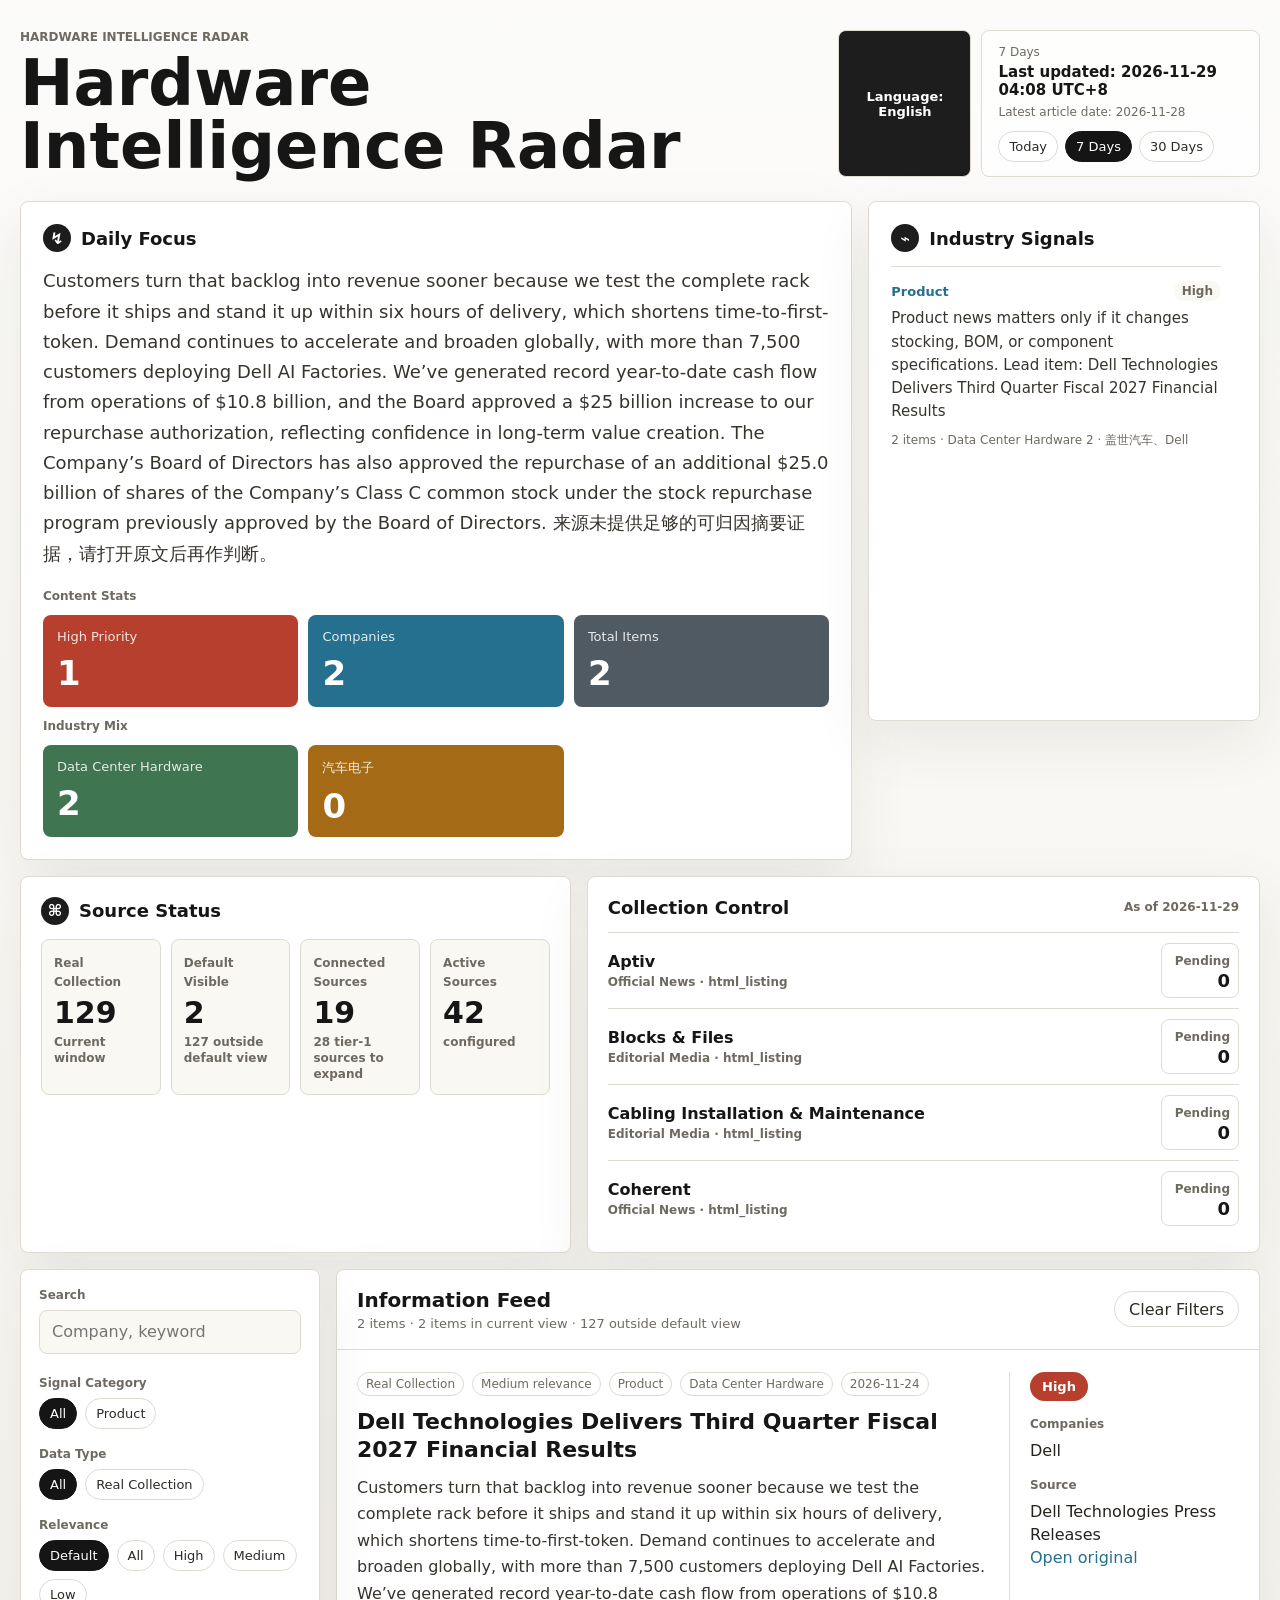
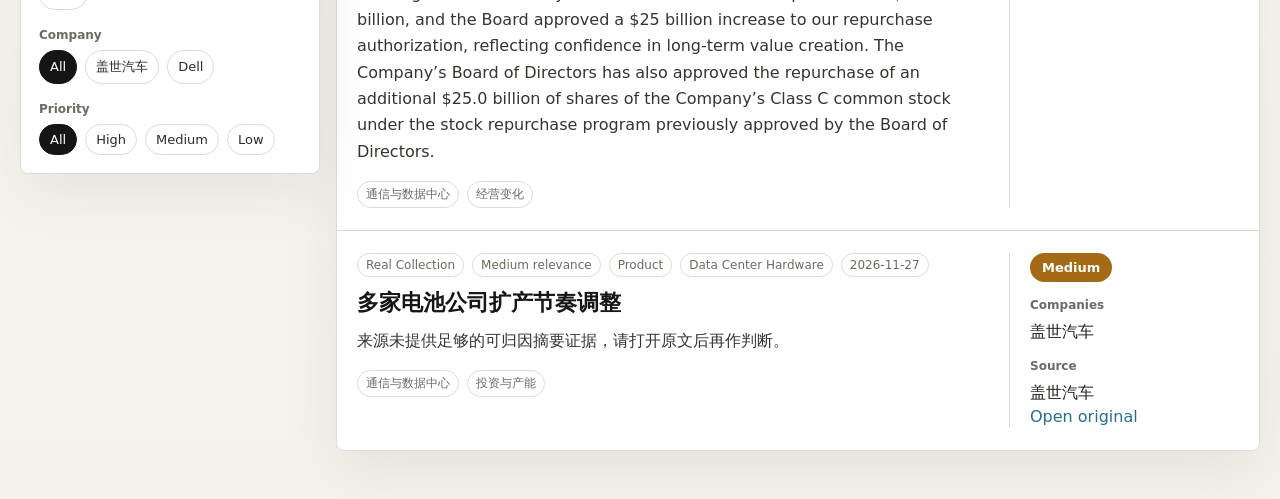
<file: index.html>
<!doctype html>
<html lang="en">
  <head>
    <meta charset="UTF-8" />
    <meta name="viewport" content="width=device-width, initial-scale=1.0" />
    <title>Hardware Intelligence Radar</title>
    <link rel="stylesheet" href="./styles.css?v=20261129-1049" />
  </head>
  <body>
    <main class="shell">
      <header class="topbar">
        <div>
          <p class="eyebrow" data-i18n="eyebrow">Hardware Intelligence Radar</p>
          <h1 data-i18n="title">Hardware Intelligence Radar</h1>
        </div>
        <div class="topbar-actions">
          <button id="language-toggle" class="language-toggle" type="button" aria-label="Switch language">
            <span data-i18n="languageButton">中文</span>
          </button>
          <div class="date-card">
            <span id="date-label">Today</span>
            <strong id="date-value">2026.06.15</strong>
            <div id="range-filters" class="range-list"></div>
          </div>
        </div>
      </header>

      <section class="overview" aria-label="Daily summary">
        <div class="summary-panel">
          <div class="section-heading">
            <span class="icon">↯</span>
            <h2 data-i18n="dailyFocus">Daily Focus</h2>
          </div>
          <p id="daily-summary"></p>
          <div class="summary-grid" id="summary-grid"></div>
        </div>
        <aside class="signal-panel">
          <div class="section-heading">
            <span class="icon">⌁</span>
            <h2 data-i18n="industrySignals">Industry Signals</h2>
          </div>
          <div id="signals"></div>
        </aside>
      </section>

      <section class="source-status" aria-label="Source status">
        <div class="status-panel">
          <div class="section-heading">
            <span class="icon">⌘</span>
            <h2 data-i18n="sourceStatus">Source Status</h2>
          </div>
          <div id="source-metrics" class="status-metrics"></div>
        </div>
        <div class="status-panel">
          <div class="status-head">
            <h2 data-i18n="collectionControl">Collection Control</h2>
            <span id="last-generated"></span>
          </div>
          <div id="source-list" class="source-list"></div>
        </div>
      </section>

      <section class="workspace" aria-label="Information feed">
        <aside class="filters">
          <label class="search">
            <span data-i18n="search">Search</span>
            <input id="search-input" type="search" placeholder="Company, keyword" />
          </label>

          <div class="filter-group">
            <p data-i18n="signalCategory">Signal Category</p>
            <div id="signal-category-filters" class="chip-list"></div>
          </div>

          <div class="filter-group">
            <p data-i18n="dataType">Data Type</p>
            <div id="data-type-filters" class="chip-list"></div>
          </div>

          <div class="filter-group">
            <p data-i18n="relevance">Relevance</p>
            <div id="relevance-filters" class="chip-list"></div>
          </div>

          <div class="filter-group">
            <p data-i18n="company">Company</p>
            <div id="company-filters" class="chip-list"></div>
          </div>

          <div class="filter-group">
            <p data-i18n="importance">Priority</p>
            <div id="importance-filters" class="chip-list"></div>
          </div>
        </aside>

        <section class="feed">
          <div class="feed-toolbar">
            <div>
              <h2 data-i18n="feed">Information Feed</h2>
              <p id="result-count"></p>
            </div>
            <button id="reset-button" type="button" data-i18n="reset">Clear Filters</button>
          </div>
          <div id="article-list" class="article-list"></div>
        </section>
      </section>
    </main>

    <script src="./taxonomy.js?v=20261129-1049"></script>
    <script src="./sources.js?v=20261129-1049"></script>
    <script src="./articles.js?v=20261129-1049"></script>
    <script src="./real-data.js?v=20261129-1049"></script>
    <script src="./data.js?v=20261129-1049"></script>
    <script src="./app.js?v=20261129-1049"></script>
  </body>
</html>
</file>
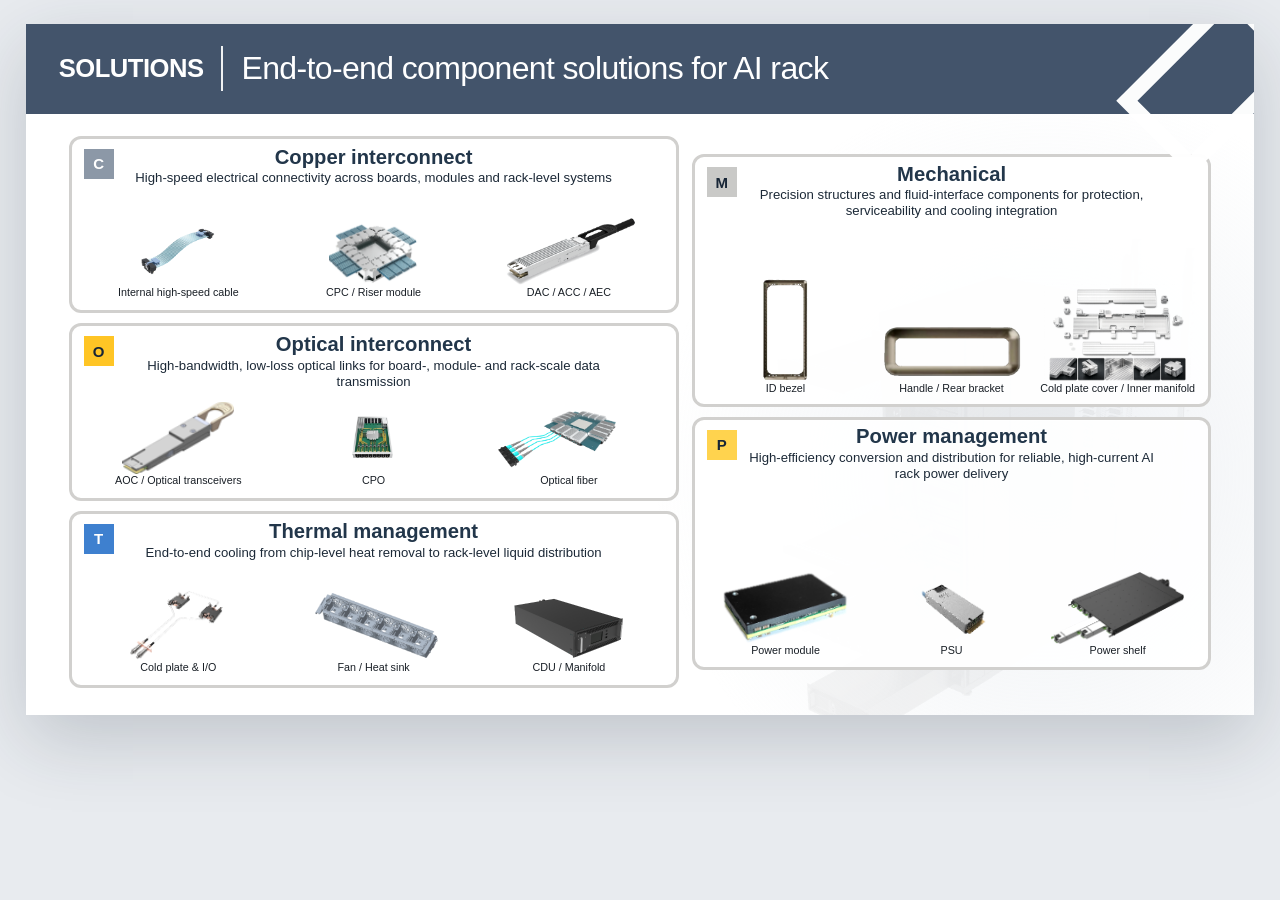
<file: outputs/datacom-product-categories.html>
<!doctype html>
<html lang="zh-CN">
<head>
  <meta charset="utf-8">
  <meta name="viewport" content="width=device-width, initial-scale=1">
  <title>Datacom 产品分类</title>
  <style>
    :root {
      --navy: #43546b;
      --ink: #22364a;
      --muted: #2e4257;
      --border: #d1d0ce;
      --paper: #ffffff;
      --canvas: #f7f8fa;
      --copper: #8c98a7;
      --optical: #ffc525;
      --thermal: #3e80cf;
      --mechanical: #c9c9c7;
      --power: #ffd34e;
    }

    * {
      box-sizing: border-box;
    }

    html,
    body {
      margin: 0;
      min-height: 100%;
      background: #e8ebef;
      color: var(--ink);
      font-family: Arial, "Microsoft YaHei", sans-serif;
    }

    body {
      display: grid;
      place-items: center;
      padding: 24px;
    }

    .slide {
      position: relative;
      width: min(96vw, 1600px);
      aspect-ratio: 16 / 9;
      overflow: hidden;
      background:
        radial-gradient(circle at 83% 65%, rgba(213, 220, 228, 0.42), transparent 35%),
        var(--paper);
      box-shadow: 0 24px 70px rgba(31, 44, 59, 0.2);
    }

    .titlebar {
      position: relative;
      z-index: 3;
      height: 13%;
      display: flex;
      align-items: center;
      gap: 18px;
      padding: 0 2.7%;
      color: #fff;
      background: var(--navy);
    }

    .titlebar::after {
      content: "";
      position: absolute;
      right: -10px;
      top: -24px;
      width: 76px;
      height: 132px;
      border: 15px solid #fff;
      transform: rotate(45deg);
      opacity: 0.98;
    }

    .section {
      flex: 0 0 auto;
      font-size: clamp(19px, 2vw, 34px);
      font-weight: 700;
      letter-spacing: -0.02em;
    }

    .divider {
      width: 2px;
      height: 50%;
      background: rgba(255, 255, 255, 0.92);
    }

    h1 {
      margin: 0;
      font-size: clamp(22px, 2.5vw, 42px);
      font-weight: 400;
      letter-spacing: -0.02em;
    }

    .content {
      position: relative;
      z-index: 2;
      height: 87%;
      display: grid;
      grid-template-columns: 1.08fr 0.92fr;
      gap: 1.15%;
      padding: 1.8% 3.5% 2.2%;
    }

    .column {
      display: grid;
      min-width: 0;
      gap: 1.8%;
    }

    .column-left {
      grid-template-rows: repeat(3, minmax(0, 1fr));
    }

    .column-right {
      grid-template-rows: repeat(2, minmax(0, 1fr));
      padding-block: 3.5%;
    }

    .rack-watermark {
      position: absolute;
      right: 2.6%;
      bottom: -7%;
      width: 39%;
      height: 82%;
      object-fit: contain;
      opacity: 0.055;
      filter: grayscale(1);
      pointer-events: none;
    }

    .card {
      --accent: var(--copper);
      position: relative;
      display: grid;
      grid-template-rows: auto auto 1fr;
      min-height: 0;
      padding: 1.25% 2.2% 1.4%;
      overflow: hidden;
      background: rgba(255, 255, 255, 0.94);
      border: 3px solid var(--border);
      border-radius: 12px;
      box-shadow: 0 1px 0 rgba(255, 255, 255, 0.75) inset;
    }

    .card::before {
      content: attr(data-code);
      position: absolute;
      top: 10px;
      left: 12px;
      display: grid;
      place-items: center;
      width: 30px;
      aspect-ratio: 1;
      color: #fff;
      background: var(--accent);
      font-size: 15px;
      font-weight: 700;
    }

    .card[data-code="O"],
    .card[data-code="M"],
    .card[data-code="P"] {
      --code-color: #172536;
    }

    .card[data-code="O"]::before,
    .card[data-code="M"]::before,
    .card[data-code="P"]::before {
      color: var(--code-color);
    }

    .copper { --accent: var(--copper); }
    .optical { --accent: var(--optical); }
    .thermal { --accent: var(--thermal); }
    .mechanical { --accent: var(--mechanical); }
    .power { --accent: var(--power); }

    .category {
      margin: 0;
      text-align: center;
      color: var(--ink);
      font-size: clamp(17px, 1.58vw, 27px);
      font-weight: 700;
      line-height: 1.05;
    }

    .intro {
      max-width: 84%;
      margin: 0.45% auto 1%;
      text-align: center;
      color: #1c2937;
      font-size: clamp(11px, 1.03vw, 17px);
      line-height: 1.22;
    }

    .products {
      display: grid;
      grid-template-columns: repeat(3, minmax(0, 1fr));
      align-items: end;
      min-height: 0;
      gap: 1.5%;
      padding-top: 0.8%;
    }

    .product {
      display: grid;
      grid-template-rows: minmax(0, 1fr) auto;
      align-items: end;
      min-width: 0;
      height: 100%;
    }

    .product-image {
      display: grid;
      place-items: center;
      min-height: 0;
      padding: 1px 6px;
    }

    .product img {
      width: 100%;
      height: 100%;
      max-height: 72px;
      object-fit: contain;
      filter: saturate(0.8) contrast(1.02);
    }

    .mechanical .product img {
      max-height: 104px;
    }

    .product-name {
      min-height: 1.35em;
      text-align: center;
      color: #191f26;
      font-size: clamp(9px, 0.84vw, 14px);
      line-height: 1.08;
    }

    @media (max-aspect-ratio: 4/3), (max-width: 760px) {
      body {
        display: block;
        padding: 0;
        background: #fff;
      }

      .slide {
        width: 100%;
        min-height: 100vh;
        aspect-ratio: auto;
        overflow: visible;
        box-shadow: none;
      }

      .titlebar {
        min-height: 92px;
        height: auto;
        flex-wrap: wrap;
        gap: 10px;
        padding: 22px;
      }

      .titlebar::after {
        display: none;
      }

      .content {
        height: auto;
        grid-template-columns: 1fr;
        padding: 16px;
      }

      .column {
        display: contents;
      }

      .card {
        min-height: 230px;
        margin-bottom: 12px;
        padding: 14px 16px;
      }

      .rack-watermark {
        display: none;
      }
    }
  </style>
</head>
<body>
  <main class="slide" aria-label="Datacom 五大产品分类">
    <header class="titlebar">
      <div class="section">SOLUTIONS</div>
      <div class="divider" aria-hidden="true"></div>
      <h1>End-to-end component solutions for AI rack</h1>
    </header>

    <img class="rack-watermark" src="datacom-assets/ai-rack.png" alt="" aria-hidden="true">

    <section class="content">
      <div class="column column-left">
        <article class="card copper" data-code="C">
          <h2 class="category">Copper interconnect</h2>
          <p class="intro">High-speed electrical connectivity across boards, modules and rack-level systems</p>
          <div class="products">
            <div class="product">
              <div class="product-image"><img src="datacom-assets/copper-cable.png" alt="Internal high-speed cable"></div>
              <div class="product-name">Internal high-speed cable</div>
            </div>
            <div class="product">
              <div class="product-image"><img src="datacom-assets/copper-cpc.png" alt="CPC and riser module"></div>
              <div class="product-name">CPC / Riser module</div>
            </div>
            <div class="product">
              <div class="product-image"><img src="datacom-assets/copper-dac.png" alt="DAC ACC AEC"></div>
              <div class="product-name">DAC / ACC / AEC</div>
            </div>
          </div>
        </article>

        <article class="card optical" data-code="O">
          <h2 class="category">Optical interconnect</h2>
          <p class="intro">High-bandwidth, low-loss optical links for board-, module- and rack-scale data transmission</p>
          <div class="products">
            <div class="product">
              <div class="product-image"><img src="datacom-assets/optical-transceiver.png" alt="AOC and optical transceivers"></div>
              <div class="product-name">AOC / Optical transceivers</div>
            </div>
            <div class="product">
              <div class="product-image"><img src="datacom-assets/optical-cpo.png" alt="CPO"></div>
              <div class="product-name">CPO</div>
            </div>
            <div class="product">
              <div class="product-image"><img src="datacom-assets/optical-fiber.png" alt="Optical fiber"></div>
              <div class="product-name">Optical fiber</div>
            </div>
          </div>
        </article>

        <article class="card thermal" data-code="T">
          <h2 class="category">Thermal management</h2>
          <p class="intro">End-to-end cooling from chip-level heat removal to rack-level liquid distribution</p>
          <div class="products">
            <div class="product">
              <div class="product-image"><img src="datacom-assets/thermal-cold-plate.png" alt="Cold plate and cold plate IO"></div>
              <div class="product-name">Cold plate &amp; I/O</div>
            </div>
            <div class="product">
              <div class="product-image"><img src="datacom-assets/thermal-fan.png" alt="Fan and heat sink"></div>
              <div class="product-name">Fan / Heat sink</div>
            </div>
            <div class="product">
              <div class="product-image"><img src="datacom-assets/thermal-cdu.png" alt="CDU and manifold"></div>
              <div class="product-name">CDU / Manifold</div>
            </div>
          </div>
        </article>
      </div>

      <div class="column column-right">
        <article class="card mechanical" data-code="M">
          <h2 class="category">Mechanical</h2>
          <p class="intro">Precision structures and fluid-interface components for protection, serviceability and cooling integration</p>
          <div class="products">
            <div class="product">
              <div class="product-image"><img src="datacom-assets/mechanical-bezel.png" alt="ID bezel"></div>
              <div class="product-name">ID bezel</div>
            </div>
            <div class="product">
              <div class="product-image"><img src="datacom-assets/mechanical-handle.png" alt="Handle and rear bracket"></div>
              <div class="product-name">Handle / Rear bracket</div>
            </div>
            <div class="product">
              <div class="product-image"><img src="datacom-assets/mechanical-cover.png" alt="Cold plate cover and inner manifold"></div>
              <div class="product-name">Cold plate cover / Inner manifold</div>
            </div>
          </div>
        </article>

        <article class="card power" data-code="P">
          <h2 class="category">Power management</h2>
          <p class="intro">High-efficiency conversion and distribution for reliable, high-current AI rack power delivery</p>
          <div class="products">
            <div class="product">
              <div class="product-image"><img src="datacom-assets/power-module.png" alt="Power module"></div>
              <div class="product-name">Power module</div>
            </div>
            <div class="product">
              <div class="product-image"><img src="datacom-assets/power-psu.png" alt="PSU"></div>
              <div class="product-name">PSU</div>
            </div>
            <div class="product">
              <div class="product-image"><img src="datacom-assets/power-shelf.png" alt="Power shelf"></div>
              <div class="product-name">Power shelf</div>
            </div>
          </div>
        </article>
      </div>
    </section>
  </main>
</body>
</html>
</file>
<file: styles.css>
:root {
  --bg: #f4f2ec;
  --panel: #ffffff;
  --panel-soft: #f9f8f3;
  --ink: #161616;
  --muted: #6e6a61;
  --line: #dedbd2;
  --red: #b6402d;
  --blue: #256f8f;
  --green: #3f7550;
  --yellow: #a46a16;
  --shadow: 0 20px 60px rgba(37, 34, 25, 0.08);
}

* {
  box-sizing: border-box;
}

body {
  margin: 0;
  color: var(--ink);
  background:
    linear-gradient(180deg, rgba(255, 255, 255, 0.72), rgba(244, 242, 236, 0.92)),
    var(--bg);
  font-family: Inter, ui-sans-serif, system-ui, -apple-system, BlinkMacSystemFont, "Segoe UI", sans-serif;
}

button,
input {
  font: inherit;
}

.shell {
  width: min(1440px, calc(100% - 40px));
  margin: 0 auto;
  padding: 30px 0 48px;
}

.topbar {
  display: flex;
  align-items: center;
  justify-content: space-between;
  gap: 20px;
  margin-bottom: 24px;
}

.topbar-actions {
  display: flex;
  align-items: stretch;
  gap: 10px;
}

.language-toggle {
  min-width: 86px;
  border: 1px solid var(--line);
  border-radius: 8px;
  padding: 0 16px;
  background: #1d1d1d;
  color: #fff;
  cursor: pointer;
  font-size: 13px;
  font-weight: 800;
}

.language-toggle:hover {
  background: #33312d;
}

.eyebrow {
  margin: 0 0 8px;
  color: var(--muted);
  font-size: 12px;
  font-weight: 750;
  letter-spacing: 0;
  text-transform: uppercase;
}

h1,
h2,
h3,
p {
  margin-top: 0;
}

h1 {
  margin-bottom: 0;
  font-size: clamp(34px, 5vw, 64px);
  line-height: 0.98;
  letter-spacing: 0;
}

.date-card {
  min-width: 260px;
  border: 1px solid var(--line);
  border-radius: 8px;
  padding: 14px 16px;
  background: rgba(255, 255, 255, 0.7);
}

.date-card > span {
  display: block;
  color: var(--muted);
  font-size: 12px;
  margin-bottom: 4px;
}

.date-card strong {
  display: block;
  margin-bottom: 6px;
  font-size: 15px;
}

.date-card .date-subvalue {
  margin-bottom: 12px;
}

.range-list {
  display: flex;
  flex-wrap: wrap;
  gap: 7px;
}

.overview {
  display: grid;
  grid-template-columns: minmax(0, 1.7fr) minmax(320px, 0.8fr);
  gap: 16px;
  align-items: stretch;
  margin-bottom: 16px;
}

.summary-panel,
.signal-panel,
.filters,
.feed {
  border: 1px solid var(--line);
  border-radius: 8px;
  background: var(--panel);
  box-shadow: var(--shadow);
}

.summary-panel,
.signal-panel {
  padding: 22px;
}

.signal-panel {
  display: flex;
  height: 520px;
  min-height: 0;
  flex-direction: column;
  overflow: hidden;
}

#signals {
  flex: 1;
  min-height: 0;
  overflow-y: auto;
  padding-right: 8px;
  scrollbar-gutter: stable;
}

#signals::-webkit-scrollbar {
  width: 8px;
}

#signals::-webkit-scrollbar-track {
  background: transparent;
}

#signals::-webkit-scrollbar-thumb {
  border-radius: 999px;
  background: #d0cbc0;
}

.section-heading {
  display: flex;
  align-items: center;
  gap: 10px;
  margin-bottom: 14px;
}

.section-heading h2 {
  margin: 0;
  font-size: 18px;
}

.icon {
  display: inline-grid;
  width: 28px;
  height: 28px;
  place-items: center;
  border-radius: 50%;
  background: #1d1d1d;
  color: white;
  font-weight: 800;
}

.summary-panel > p {
  max-width: 920px;
  color: #37342e;
  font-size: 18px;
  line-height: 1.68;
}

.summary-grid {
  display: grid;
  gap: 12px;
  margin-top: 20px;
}

.metric-row-label {
  color: var(--muted);
  font-size: 12px;
  font-weight: 800;
}

.metric-row {
  display: grid;
  grid-template-columns: repeat(3, minmax(0, 1fr));
  gap: 10px;
}

.metric {
  min-height: 92px;
  border-radius: 8px;
  padding: 14px;
  color: white;
}

.metric span {
  display: block;
  font-size: 13px;
  opacity: 0.86;
}

.metric strong {
  display: block;
  margin-top: 12px;
  font-size: 34px;
  line-height: 1;
}

.metric.red {
  background: var(--red);
}

.metric.blue {
  background: var(--blue);
}

.metric.green {
  background: var(--green);
}

.metric.yellow {
  background: var(--yellow);
}

.metric.slate {
  background: #4f5a62;
}

.metric.purple {
  background: #6c5a7c;
}

.source-status {
  display: grid;
  grid-template-columns: minmax(0, 0.9fr) minmax(420px, 1.1fr);
  gap: 16px;
  margin-bottom: 16px;
}

.status-panel {
  border: 1px solid var(--line);
  border-radius: 8px;
  background: var(--panel);
  box-shadow: var(--shadow);
  padding: 20px;
}

.status-metrics {
  display: grid;
  grid-template-columns: repeat(4, minmax(0, 1fr));
  gap: 10px;
}

.status-metric {
  min-height: 96px;
  border: 1px solid var(--line);
  border-radius: 8px;
  background: var(--panel-soft);
  padding: 12px;
}

.status-metric span,
.status-metric small,
.source-row span,
.command-box span,
.status-head span {
  color: var(--muted);
  font-size: 12px;
  font-weight: 750;
}

.status-metric strong {
  display: block;
  margin: 8px 0 6px;
  font-size: 30px;
  line-height: 1;
}

.status-metric small {
  display: block;
  line-height: 1.35;
}

.status-head {
  display: flex;
  align-items: center;
  justify-content: space-between;
  gap: 16px;
  margin-bottom: 14px;
}

.status-head h2 {
  margin: 0;
  font-size: 18px;
}

.source-list {
  display: grid;
  max-height: 300px;
  overflow-y: auto;
  border-top: 1px solid var(--line);
}

.source-row {
  display: grid;
  grid-template-columns: minmax(0, 1fr) 78px;
  gap: 12px;
  align-items: center;
  border-bottom: 1px solid var(--line);
  padding: 10px 0;
}

.source-row strong {
  display: block;
  overflow: hidden;
  text-overflow: ellipsis;
  white-space: nowrap;
}

.source-row span {
  display: block;
  margin-top: 4px;
}

.source-count {
  border: 1px solid var(--line);
  border-radius: 8px;
  padding: 6px 8px;
  text-align: right;
}

.source-count.connected {
  border-color: rgba(63, 117, 80, 0.28);
  background: rgba(63, 117, 80, 0.08);
}

.source-count strong {
  margin-top: 2px;
  color: var(--ink);
  font-size: 18px;
}

.command-box {
  display: grid;
  gap: 8px;
  margin-top: 14px;
  border: 1px solid var(--line);
  border-radius: 8px;
  background: #151515;
  padding: 12px;
}

.command-box span {
  color: #cfcac0;
}

.command-box code {
  display: block;
  overflow-x: auto;
  color: #fff;
  font-size: 12px;
  line-height: 1.45;
  white-space: nowrap;
}

.signal {
  border-top: 1px solid var(--line);
  padding: 14px 0;
}

.signal:last-child {
  padding-bottom: 0;
}

.signal-head {
  display: flex;
  align-items: center;
  justify-content: space-between;
  gap: 12px;
}

.signal strong {
  font-size: 13px;
  color: var(--blue);
}

.signal-head span {
  border-radius: 999px;
  background: var(--panel-soft);
  color: var(--muted);
  padding: 3px 8px;
  font-size: 12px;
  font-weight: 800;
}

.signal p {
  margin: 6px 0 0;
  color: #37342e;
  font-size: 15px;
  line-height: 1.55;
}

.signal small {
  display: block;
  margin-top: 8px;
  color: var(--muted);
  font-size: 12px;
  line-height: 1.4;
}

.workspace {
  display: grid;
  grid-template-columns: 300px minmax(0, 1fr);
  gap: 16px;
  align-items: start;
}

.filters {
  position: sticky;
  top: 16px;
  padding: 18px;
}

.search {
  display: block;
  margin-bottom: 22px;
}

.search span,
.filter-group p,
.article-side small {
  display: block;
  margin-bottom: 8px;
  color: var(--muted);
  font-size: 12px;
  font-weight: 750;
}

.search input {
  width: 100%;
  height: 44px;
  border: 1px solid var(--line);
  border-radius: 8px;
  padding: 0 12px;
  outline: none;
  background: var(--panel-soft);
}

.search input:focus {
  border-color: var(--blue);
}

.filter-group {
  margin-top: 18px;
}

.chip-list {
  display: flex;
  flex-wrap: wrap;
  gap: 8px;
}

.chip,
#reset-button {
  border: 1px solid var(--line);
  border-radius: 999px;
  background: #fff;
  color: #2d2b26;
  cursor: pointer;
}

.chip {
  padding: 7px 10px;
  font-size: 13px;
}

.chip.active {
  border-color: #151515;
  background: #151515;
  color: #fff;
}

.feed {
  min-width: 0;
  overflow: hidden;
}

.feed-toolbar {
  display: flex;
  align-items: center;
  justify-content: space-between;
  gap: 16px;
  border-bottom: 1px solid var(--line);
  padding: 18px 20px;
}

.feed-toolbar h2 {
  margin-bottom: 4px;
  font-size: 20px;
}

.feed-toolbar p {
  margin-bottom: 0;
  color: var(--muted);
  font-size: 13px;
}

#reset-button {
  height: 36px;
  padding: 0 14px;
  white-space: nowrap;
}

.article-list {
  display: grid;
}

.article-card {
  display: grid;
  grid-template-columns: minmax(0, 1fr) 230px;
  gap: 20px;
  border-bottom: 1px solid var(--line);
  padding: 22px 20px;
  background: #fff;
}

.article-card:last-child {
  border-bottom: 0;
}

.article-meta {
  display: flex;
  flex-wrap: wrap;
  gap: 8px;
  margin-bottom: 12px;
}

.article-meta span,
.tag-row span {
  border: 1px solid var(--line);
  border-radius: 999px;
  padding: 4px 8px;
  color: var(--muted);
  font-size: 12px;
}

.article-card h3 {
  margin-bottom: 10px;
  font-size: 22px;
  line-height: 1.3;
  letter-spacing: 0;
}

.article-main > p {
  color: #37342e;
  line-height: 1.65;
}

.why {
  border-left: 3px solid var(--blue);
  margin: 16px 0;
  padding-left: 12px;
}

.why span {
  color: var(--blue);
  font-size: 12px;
  font-weight: 800;
}

.why p {
  margin: 5px 0 0;
  color: #2d2b26;
  line-height: 1.6;
}

.tag-row {
  display: flex;
  flex-wrap: wrap;
  gap: 8px;
}

.article-side {
  display: grid;
  align-content: start;
  gap: 16px;
  border-left: 1px solid var(--line);
  padding-left: 20px;
}

.article-side p {
  margin-bottom: 0;
  color: #26231f;
  line-height: 1.45;
}

.article-side a {
  color: var(--blue);
  text-decoration: none;
}

.article-side a:hover {
  text-decoration: underline;
}

.importance {
  width: fit-content;
  border-radius: 999px;
  padding: 7px 12px;
  color: white;
  font-size: 13px;
  font-weight: 800;
}

.importance-高 {
  background: var(--red);
}

.importance-中 {
  background: var(--yellow);
}

.importance-低 {
  background: var(--green);
}

.empty {
  padding: 40px 20px;
  color: var(--muted);
}

.empty.compact {
  padding: 16px 0 0;
}

@media (max-width: 980px) {
  .overview,
  .source-status,
  .workspace,
  .article-card {
    grid-template-columns: 1fr;
  }

  .status-metrics {
    grid-template-columns: repeat(2, minmax(0, 1fr));
  }

  .signal-panel {
    height: auto;
    max-height: none;
  }

  #signals {
    max-height: none;
    overflow: visible;
    padding-right: 0;
  }

  .filters {
    position: static;
  }

  .metric-row {
    grid-template-columns: repeat(2, minmax(0, 1fr));
  }

  .article-side {
    border-left: 0;
    border-top: 1px solid var(--line);
    padding-left: 0;
    padding-top: 16px;
  }
}

@media (max-width: 640px) {
  .shell {
    width: min(100% - 24px, 1440px);
    padding-top: 20px;
  }

  .topbar,
  .feed-toolbar {
    align-items: stretch;
    flex-direction: column;
  }

  .topbar-actions {
    flex-direction: column;
  }

  .date-card {
    width: 100%;
  }

  .language-toggle {
    min-height: 44px;
  }

  .metric-row {
    grid-template-columns: 1fr;
  }

  .summary-panel,
  .signal-panel,
  .status-panel,
  .filters,
  .feed-toolbar,
  .article-card {
    padding: 16px;
  }

  .status-metrics {
    grid-template-columns: 1fr;
  }

  .article-card h3 {
    font-size: 19px;
  }
}
</file>
